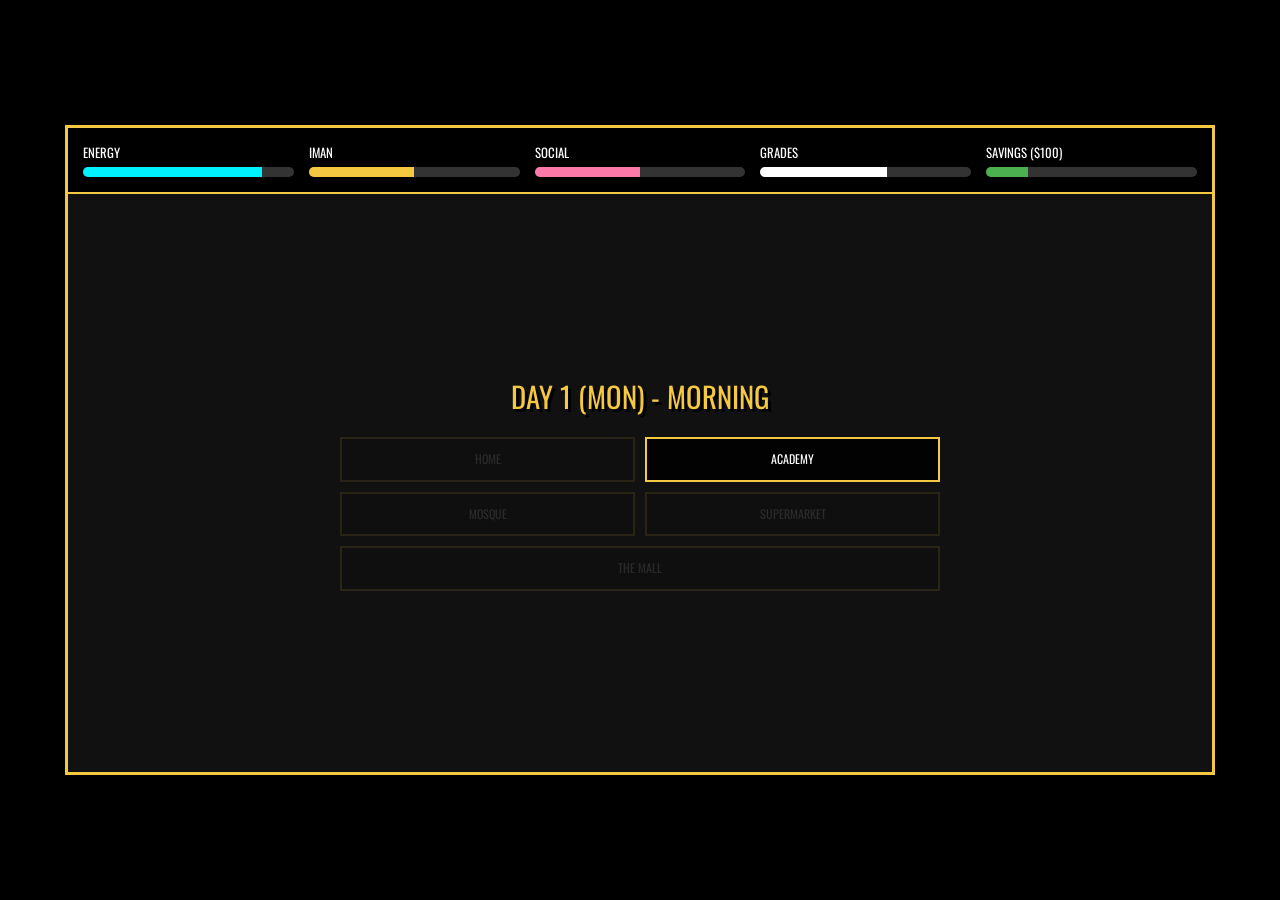
<file: index.html>
<!DOCTYPE html>
<html lang="en">
<head>
    <meta charset="UTF-8">
    <meta name="viewport" content="width=device-width, initial-scale=1.0">
    <title>Ramadan Sarah: Friday Fest</title>
    <style>
        @import url('https://fonts.googleapis.com/css2?family=Oswald:wght@700&family=Poppins:wght@400;600&display=swap');
        :root { --gold: #f5c842; --bolt: #00f2ff; --green: #4caf50; --red: #ff4d4d; --pink: #fd79a8; }
        * { margin:0; padding:0; box-sizing:border-box; }
        body { background: #000; font-family: 'Poppins', sans-serif; height: 100vh; display: flex; align-items: center; justify-content: center; overflow: hidden; }
        #game-container { width: 1150px; height: 650px; background: #111; border: 3px solid var(--gold); position: relative; display: flex; flex-direction: column; }
        #stat-bar { background: #000; display: flex; padding: 15px; border-bottom: 2px solid var(--gold); gap: 15px; }
        .stat-item { flex: 1; font-family: 'Oswald'; font-size: 0.8rem; color: #fff; text-transform: uppercase; }
        .bar-bg { width: 100%; height: 10px; background: #333; margin-top: 5px; border-radius: 5px; overflow: hidden; }
        .bar-fill { height: 100%; transition: 0.5s; width: 0%; }
        #view-area { flex-grow: 1; position: relative; display: flex; align-items: center; justify-content: center; overflow: hidden; }
        #scene-bg { position: absolute; inset: 0; background-size: cover; background-position: center; filter: brightness(0.25); z-index: 1; transition: 1s; }
        #game-ui { position: relative; z-index: 10; width: 600px; text-align: center; }
        #status-text { font-family: 'Oswald'; font-size: 1.8rem; color: var(--gold); margin-bottom: 20px; text-shadow: 3px 3px #000; }
        .btn-grid { display: grid; grid-template-columns: 1fr 1fr; gap: 10px; }
        .game-btn { background: rgba(0,0,0,0.9); color: #fff; border: 2px solid var(--gold); padding: 12px; font-family: 'Oswald'; cursor: pointer; text-transform: uppercase; font-size: 0.75rem; transition: 0.2s; line-height: 1.4; }
        .game-btn:hover:not(.disabled) { background: var(--gold); color: #000; }
        .game-btn.disabled { opacity: 0.1; cursor: not-allowed; pointer-events: none; }
        .full-btn { grid-column: span 2; }
        .fav-btn { border-color: var(--bolt); color: var(--bolt); }
        #dialogue-box { background: #fff; color: #000; padding: 30px; border: 4px solid var(--gold); border-radius: 2px; display: none; text-align: left; }
        #diag-msg { font-weight: 600; font-size: 1.1rem; margin-bottom: 20px; color: #111; line-height: 1.5; }
        #game-over { position: absolute; inset: 0; background: rgba(0,0,0,0.98); z-index: 1000; display: none; flex-direction: column; align-items: center; justify-content: center; text-align: center; }
        #game-over h1 { font-family: 'Oswald'; font-size: 5rem; color: var(--red); }
    </style>
</head>
<body>

<div id="game-over">
    <h1 id="death-title">GAME OVER</h1>
    <p id="death-msg" style="color: #fff; margin-top: 15px; font-family: 'Oswald'; font-size: 1.5rem;"></p>
    <button class="game-btn" style="width: 300px; margin-top: 40px;" onclick="location.reload()">RESTART</button>
</div>

<div id="game-container">
    <div id="stat-bar">
        <div class="stat-item">ENERGY <div class="bar-bg"><div id="e-bar" class="bar-fill" style="background:var(--bolt)"></div></div></div>
        <div class="stat-item">IMAN <div class="bar-bg"><div id="i-bar" class="bar-fill" style="background:var(--gold)"></div></div></div>
        <div class="stat-item">SOCIAL <div class="bar-bg"><div id="s-bar" class="bar-fill" style="background:var(--pink)"></div></div></div>
        <div class="stat-item">GRADES <div class="bar-bg"><div id="g-bar" class="bar-fill" style="background:#fff"></div></div></div>
        <div class="stat-item">SAVINGS ($<span id="m-val">100</span>) <div class="bar-bg"><div id="m-bar" class="bar-fill" style="background:var(--green)"></div></div></div>
    </div>

    <div id="view-area">
        <div id="scene-bg"></div>
        <div id="game-ui">
            <div id="status-text"></div>
            <div id="map-ui" class="btn-grid">
                <button class="game-btn" id="btn-HOME" onclick="goTo('HOME')">HOME</button>
                <button class="game-btn" id="btn-SCHOOL" onclick="goTo('SCHOOL')">ACADEMY</button>
                <button class="game-btn" id="btn-MOSQUE" onclick="goTo('MOSQUE')">MOSQUE</button>
                <button class="game-btn" id="btn-MARKET" onclick="goTo('MARKET')">SUPERMARKET</button>
                <button class="game-btn full-btn" id="btn-MALL" onclick="goTo('MALL')">THE MALL</button>
            </div>
            <div id="dialogue-box">
                <p id="diag-msg"></p>
                <div class="btn-grid" id="choices"></div>
            </div>
        </div>
    </div>
</div>

<script>
const imgs = {
    HOME: "https://i.pinimg.com/1200x/ab/28/4c/ab284c12a0c9e4bd5b514458f519ec75.jpg",
    SCHOOL: "https://i.pinimg.com/1200x/0b/91/f2/0b91f2f4370cf26f23e44efe7136195c.jpg",
    MOSQUE: "https://i.pinimg.com/736x/10/23/db/1023dbabf8efd1d838455991909ec75c.jpg",
    MARKET: "https://images.unsplash.com/photo-1542838132-92c53300491e?q=80&w=1000",
    MALL: "https://images.unsplash.com/photo-1567401893414-76b7b1e5a7a5?q=80&w=1000",
    FEST: "https://images.unsplash.com/photo-1519222970733-f546218fa6d7?q=80&w=1000",
    EID: "https://images.unsplash.com/photo-1533174072545-7a4b6ad7a6c3?q=80&w=1000"
};

let s = { day: 1, dIdx: 0, tIdx: 0, e: 85, i: 50, soc: 50, g: 60, m: 100, designer: false };
const week = ["MON", "TUE", "WED", "THU", "FRI", "SAT", "SUN"];
const times = ["MORNING", "AFTERNOON", "EVENING"];

function updateUI() {
    if (s.e <= 0) { triggerGameOver("Sarah collapsed from exhaustion. Balance your health!"); return; }
    if (s.g <= 0) { triggerGameOver("Sarah's grades hit zero. Academy expulsion."); return; }
    s.e = Math.min(100, s.e); s.i = Math.min(100, s.i); s.soc = Math.min(100, s.soc); s.g = Math.min(100, s.g);
    document.getElementById('status-text').innerText = `DAY ${s.day} (${week[s.dIdx]}) - ${times[s.tIdx]}`;
    document.getElementById('e-bar').style.width = s.e + "%";
    document.getElementById('i-bar').style.width = s.i + "%";
    document.getElementById('s-bar').style.width = s.soc + "%";
    document.getElementById('g-bar').style.width = s.g + "%";
    document.getElementById('m-bar').style.width = Math.min(100, (s.m / 500) * 100) + "%";
    document.getElementById('m-val').innerText = Math.floor(s.m);
    const isMorning = s.tIdx === 0; const isWeekday = s.dIdx < 5;
    ["HOME", "SCHOOL", "MOSQUE", "MARKET", "MALL"].forEach(l => {
        const b = document.getElementById(`btn-${l}`); b.classList.remove('disabled');
        if (isMorning && isWeekday && l !== "SCHOOL") b.classList.add('disabled');
    });
}

function goTo(loc) {
    document.getElementById('map-ui').style.display = 'none';
    document.getElementById('dialogue-box').style.display = 'block';
    document.getElementById('scene-bg').style.backgroundImage = `url('${imgs[loc]}')`;
    const msg = document.getElementById('diag-msg'); const ch = document.getElementById('choices'); ch.innerHTML = "";

    if (loc === "SCHOOL") {
        if (week[s.dIdx] === "FRI" && s.tIdx === 0) {
            msg.innerText = "CRITICAL EXAM: Maya finished early. If you don't focus, you lose the scholarship.";
            addChoice("ACE IT: +30 Grades | -50 Energy | -20 Social", () => { s.g += 30; s.e -= 50; s.soc -= 20; next(); });
            addChoice("JUST PASS: +10 Grades | -15 Energy", () => { s.g += 10; s.e -= 15; next(); });
        } else {
            msg.innerText = "Academy Classroom. Professor Ali is watching.";
            addChoice("FOCUS: +12 Grades | -20 Energy | -10 Social", () => { s.g += 12; s.e -= 20; s.soc -= 10; next(); });
            addChoice("CHAT: +15 Social | -10 Energy | -12 Grades", () => { s.soc += 15; s.e -= 10; s.g -= 12; next(); });
        }
    } else if (loc === "HOME") {
        msg.innerText = "Home. Recharge or study?";
        addChoice("HEAVY NAP: +45 Energy | -15 Grades", () => { s.e += 45; s.g -= 15; next(); });
        addChoice("REVISION: +18 Grades | -35 Energy", () => { s.g += 18; s.e -= 35; next(); });
    } else if (loc === "MARKET") {
        msg.innerText = "Supermarket Shift. Time for money.";
        addChoice("DOUBLE: +$90 | -55 Energy | -15 Iman | -10 Grades", () => { s.m += 90; s.e -= 55; s.i -= 15; s.g -= 10; next(); });
        addChoice("LIGHT: +$40 | -25 Energy | -5 Iman", () => { s.m += 40; s.e -= 25; s.i -= 5; next(); });
    } else if (loc === "MALL") {
        if (week[s.dIdx] === "FRI" && s.tIdx === 2) {
            document.getElementById('scene-bg').style.backgroundImage = `url('${imgs.FEST}')`;
            msg.innerText = "⭐ SUHOORFEST! Everyone is celebrating post-exams. High cost, high social gain.";
            addChoice("JOIN DINNER: +60 Social | -$50 | -40 Energy | -20 Grades", () => { if(s.m >= 50){s.m -= 50; s.soc += 60; s.e -= 40; s.g -= 20; next();} else alert("No money!"); });
            addChoice("LEAVE: +10 Social | -10 Energy", () => { s.soc += 10; s.e -= 10; next(); });
        } else {
            msg.innerText = "The Mall. Temptations everywhere.";
            addChoice("VITAMINS: +50 Energy | -$40", () => { if(s.m >= 40){s.m -= 40; s.e += 50; next();} else alert("Broke!"); });
            addChoice("BROWSE: +20 Social | -15 Energy | -10 Grades", () => { s.soc += 20; s.e -= 15; s.g -= 10; next(); });
        }
    } else if (loc === "MOSQUE") {
        msg.innerText = "Mosque. Peace comes at the cost of time.";
        addChoice("TARAWIH: +40 Iman | -30 Energy | -20 Social | -10 Grades", () => { s.i += 40; s.e -= 30; s.soc -= 20; s.g -= 10; next(); });
        addChoice("DUA: +10 Iman | -5 Energy", () => { s.i += 10; s.e -= 5; next(); });
    }
}

function addChoice(t, f, fav = false) {
    const b = document.createElement('button');
    b.className = "game-btn full-btn" + (fav ? " fav-btn" : ""); b.innerText = t; b.onclick = f;
    document.getElementById('choices').appendChild(b);
}

function next() {
    updateUI();
    if (s.tIdx === 1) { 
        document.getElementById('map-ui').style.display = 'none'; document.getElementById('dialogue-box').style.display = 'block';
        document.getElementById('diag-msg').innerText = "IFTAR: The fast breaks."; const ch = document.getElementById('choices'); ch.innerHTML = "";
        addChoice("ORGANIC: +65 Energy | -$30", () => { if(s.m >= 30){s.m -= 30; s.e += 65; s.tIdx++; updateUI(); resetMap();} else alert("No money!"); });
        addChoice("STREET FOOD: +35 Energy | -$10 | -15 Grades", () => { if(s.m >= 10){s.m -= 10; s.e += 35; s.g -= 15; s.tIdx++; updateUI(); resetMap();} else alert("No money!"); });
    } else if (s.tIdx === 2) { 
        document.getElementById('map-ui').style.display = 'none'; document.getElementById('dialogue-box').style.display = 'block';
        document.getElementById('diag-msg').innerText = "SUHOOR: Preparing for tomorrow."; const ch = document.getElementById('choices'); ch.innerHTML = "";
        addChoice("FULL PREP: +55 Energy | -20 Social", () => { s.e += 55; s.soc -= 20; endDay(); });
        addChoice("SKIP: +15 Energy | -25 Iman", () => { s.e += 15; s.i -= 25; endDay(); });
    } else { s.tIdx++; resetMap(); updateUI(); }
}

function resetMap() { document.getElementById('dialogue-box').style.display = 'none'; document.getElementById('map-ui').style.display = 'grid'; }

function endDay() {
    if (s.day >= 30) { startShopping(); return; }
    s.tIdx = 0; s.day++; s.dIdx = (s.dIdx + 1) % 7; resetMap(); updateUI();
}

function startShopping() {
    document.getElementById('map-ui').style.display = 'none'; document.getElementById('dialogue-box').style.display = 'block';
    document.getElementById('scene-bg').style.backgroundImage = `url('${imgs.MALL}')`;
    const msg = document.getElementById('diag-msg'); const ch = document.getElementById('choices'); ch.innerHTML = "";
    msg.innerText = `EID SHOPPING: Total: $${Math.floor(s.m)}.`;
    addChoice("BASIC: -$50 | +10 Social", () => { s.m -= 50; s.soc += 10; finalReveal(); });
    addChoice("DESIGNER: -$350 | +150 Social", () => { if(s.m >= 350){s.m -= 350; s.soc += 150; s.designer = true; finalReveal();} else alert("Savings too low!"); }, true);
}

function finalReveal() {
    const msg = document.getElementById('diag-msg'); const ch = document.getElementById('choices'); ch.innerHTML = "";
    if (s.g >= 85 && s.i >= 80) {
        document.getElementById('scene-bg').style.backgroundImage = `url('${imgs.EID}')`;
        let txt = "🏆 EID VICTORY: Professor Ali awards Sarah the scholarship! Maya is stunned. ";
        if (s.designer) txt += "Your Abaya makes you the most elegant student in the room!";
        msg.innerText = txt + " Your discipline paid off.";
        addChoice("PLAY AGAIN", () => location.reload());
    } else {
        msg.innerText = "EID: Maya won the scholarship. Your grades or focus were too low. The consequences of your month were clear.";
        addChoice("RETRY", () => location.reload());
    }
}

function triggerGameOver(m) { document.getElementById('death-msg').innerText = m; document.getElementById('game-over').style.display = 'flex'; }
updateUI();
</script>
</body>
</html>
</file>
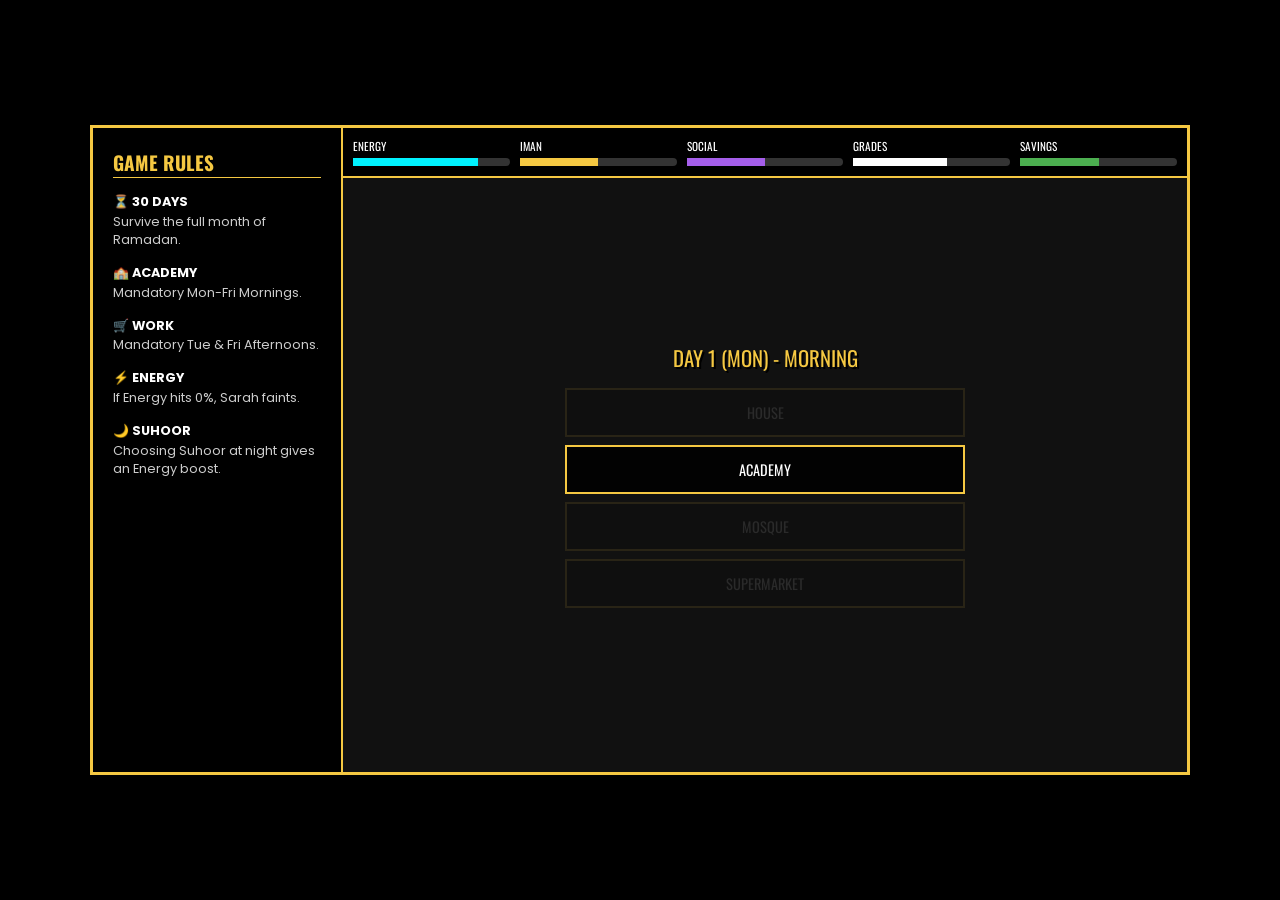
<file: ramadan_sim.html>
<!DOCTYPE html>
<html lang="en">
<head>
    <meta charset="UTF-8">
    <meta name="viewport" content="width=device-width, initial-scale=1.0">
    <title>Ramadan Sarah</title>
    <style>
        @import url('https://fonts.googleapis.com/css2?family=Oswald:wght@700&family=Poppins:wght@400;600&display=swap');
        :root { --gold: #f5c842; --bolt: #00f2ff; --green: #4caf50; }
        * { margin:0; padding:0; box-sizing:border-box; }
        body { background: #000; font-family: 'Poppins', sans-serif; height: 100vh; display: flex; align-items: center; justify-content: center; overflow: hidden; }
        
        #game-container { width: 1100px; height: 650px; background: #111; border: 3px solid var(--gold); position: relative; display: flex; }
        
        #rules-sidebar { width: 250px; background: #000; border-right: 2px solid var(--gold); padding: 20px; z-index: 20; }
        #rules-sidebar h2 { font-family: 'Oswald'; color: var(--gold); font-size: 1.2rem; margin-bottom: 15px; border-bottom: 1px solid var(--gold); }
        .rule-box { font-size: 0.8rem; color: #ccc; line-height: 1.4; margin-bottom: 15px; }
        .rule-box b { color: #fff; display: block; margin-bottom: 2px; }

        #main-game { flex-grow: 1; display: flex; flex-direction: column; position: relative; }
        
        #stat-bar { background: #000; display: flex; padding: 10px; border-bottom: 2px solid var(--gold); gap: 10px; }
        .stat-item { flex: 1; font-family: 'Oswald'; font-size: 0.7rem; color: #fff; }
        .bar-bg { width: 100%; height: 8px; background: #333; margin-top: 4px; border-radius: 4px; }
        .bar-fill { height: 100%; transition: 0.5s; width: 50%; }

        #view-area { flex-grow: 1; position: relative; display: flex; align-items: center; justify-content: center; }
        #scene-bg { position: absolute; inset: 0; background-size: cover; background-position: center; filter: brightness(0.3); z-index: 1; transition: 0.8s; }
        
        #game-ui { position: relative; z-index: 10; width: 400px; text-align: center; }
        #status-text { font-family: 'Oswald'; font-size: 1.3rem; color: var(--gold); margin-bottom: 15px; text-shadow: 2px 2px #000; }

        .btn-stack { display: flex; flex-direction: column; gap: 8px; }
        .game-btn { background: rgba(0,0,0,0.9); color: #fff; border: 2px solid var(--gold); padding: 12px; font-family: 'Oswald'; cursor: pointer; text-transform: uppercase; font-size: 0.9rem; width: 100%; }
        .game-btn:hover:not(.disabled) { background: var(--gold); color: #000; }
        .game-btn.disabled { opacity: 0.1; cursor: default; }

        #dialogue-box { background: #fff; color: #000; padding: 20px; border: 4px solid var(--gold); border-radius: 4px; display: none; }
        #diag-msg { font-weight: 600; font-size: 1rem; margin-bottom: 15px; color: #111; }
    </style>
</head>
<body>

<div id="game-container">
    <div id="rules-sidebar">
        <h2>GAME RULES</h2>
        <div class="rule-box"><b>⏳ 30 DAYS</b> Survive the full month of Ramadan.</div>
        <div class="rule-box"><b>🏫 ACADEMY</b> Mandatory Mon-Fri Mornings.</div>
        <div class="rule-box"><b>🛒 WORK</b> Mandatory Tue & Fri Afternoons.</div>
        <div class="rule-box"><b>⚡ ENERGY</b> If Energy hits 0%, Sarah faints.</div>
        <div class="rule-box"><b>🌙 SUHOOR</b> Choosing Suhoor at night gives an Energy boost.</div>
    </div>

    <div id="main-game">
        <div id="stat-bar">
            <div class="stat-item">ENERGY <div class="bar-bg"><div id="e-bar" class="bar-fill" style="background:var(--bolt)"></div></div></div>
            <div class="stat-item">IMAN <div class="bar-bg"><div id="i-bar" class="bar-fill" style="background:var(--gold)"></div></div></div>
            <div class="stat-item">SOCIAL <div class="bar-bg"><div id="s-bar" class="bar-fill" style="background:#a55eea"></div></div></div>
            <div class="stat-item">GRADES <div class="bar-bg"><div id="g-bar" class="bar-fill" style="background:#fff"></div></div></div>
            <div class="stat-item">SAVINGS <div class="bar-bg"><div id="m-bar" class="bar-fill" style="background:var(--green)"></div></div></div>
        </div>

        <div id="view-area">
            <div id="scene-bg"></div>
            <div id="game-ui">
                <div id="status-text">DAY 01 (MON) - MORNING</div>
                <div id="map-ui" class="btn-stack">
                    <button class="game-btn" id="btn-HOME" onclick="goTo('HOME')">HOUSE</button>
                    <button class="game-btn" id="btn-SCHOOL" onclick="goTo('SCHOOL')">ACADEMY</button>
                    <button class="game-btn" id="btn-MOSQUE" onclick="goTo('MOSQUE')">MOSQUE</button>
                    <button class="game-btn" id="btn-MARKET" onclick="goTo('MARKET')">SUPERMARKET</button>
                </div>
                <div id="dialogue-box">
                    <p id="diag-msg">What will you do?</p>
                    <div class="btn-stack" id="choices"></div>
                </div>
            </div>
        </div>
    </div>
</div>

<script>
const imgs = {
    HOME: "https://i.pinimg.com/1200x/ab/28/4c/ab284c12a0c9e4bd5b514458f519ec75.jpg",
    SCHOOL: "https://i.pinimg.com/1200x/0b/91/f2/0b91f2f4370cf26f23e44efe7136195c.jpg",
    MOSQUE: "https://i.pinimg.com/736x/10/23/db/1023dbabf8efd1d838455991909ec75c.jpg",
    MARKET: "https://i.pinimg.com/736x/4f/c8/33/4fc833a1610d8d04b1d2c7b755f18c12.jpg"
};

let s = { day: 1, dIdx: 0, tIdx: 0, e: 80, i: 50, soc: 50, g: 60, m: 50 };
const week = ["MON", "TUE", "WED", "THU", "FRI", "SAT", "SUN"];
const times = ["MORNING", "AFTERNOON", "EVENING"];

function updateUI() {
    document.getElementById('status-text').innerText = `DAY ${s.day} (${week[s.dIdx]}) - ${times[s.tIdx]}`;
    document.getElementById('e-bar').style.width = Math.min(100, Math.max(0, s.e)) + "%";
    document.getElementById('i-bar').style.width = Math.min(100, s.i) + "%";
    document.getElementById('s-bar').style.width = Math.min(100, s.soc) + "%";
    document.getElementById('g-bar').style.width = Math.min(100, s.g) + "%";
    document.getElementById('m-bar').style.width = Math.min(100, s.m) + "%";

    const isAM = s.tIdx === 0, isPM = s.tIdx === 1;
    const isWork = (s.dIdx === 1 || s.dIdx === 4);
    
    ["HOME", "SCHOOL", "MOSQUE", "MARKET"].forEach(l => {
        const b = document.getElementById(`btn-${l}`);
        if (!b) return;
        b.classList.remove('disabled');
        if (s.dIdx < 5 && isAM && l !== "SCHOOL") b.classList.add('disabled');
        if (isWork && isPM && l !== "MARKET") b.classList.add('disabled');
    });
}

function goTo(loc) {
    s.loc = loc;
    document.getElementById('map-ui').style.display = 'none';
    document.getElementById('dialogue-box').style.display = 'block';
    document.getElementById('scene-bg').style.backgroundImage = `url('${imgs[loc]}')`;
    
    const msg = document.getElementById('diag-msg');
    const ch = document.getElementById('choices');
    ch.innerHTML = "";

    if (loc === "MOSQUE") {
        msg.innerText = "The atmosphere is peaceful. How do you want to spend your time?";
        addChoice("Pray & Recite (+15 Iman, -10 Energy)", () => { s.i += 15; s.e -= 10; next(); });
        addChoice("Listen to a Talk (+10 Iman, -5 Energy)", () => { s.i += 10; s.e -= 5; next(); });
    } else if (loc === "SCHOOL") {
        msg.innerText = "Class is in session.";
        addChoice("Study Hard (+10 Grades, -15 Energy)", () => { s.g += 10; s.e -= 15; next(); });
        addChoice("Rest (+5 Energy)", () => { s.e += 5; next(); });
    } else if (loc === "MARKET" && s.tIdx === 1) {
        msg.innerText = "Time to work.";
        addChoice("Work Hard (+$40, -30 Energy)", () => { s.m += 40; s.e -= 30; next(); });
        addChoice("Light Duty (+$15, -10 Energy)", () => { s.m += 15; s.e -= 10; next(); });
    } else {
        msg.innerText = `At the ${loc}. What is your focus?`;
        addChoice("General Activities (-15 Energy)", () => { s.e -= 15; next(); });
        addChoice("Rest (+10 Energy)", () => { s.e += 10; next(); });
    }
}

function addChoice(t, f) {
    const b = document.createElement('button');
    b.className = "game-btn";
    b.innerText = t;
    b.onclick = f;
    document.getElementById('choices').appendChild(b);
}

function next() {
    if (s.tIdx < 2) {
        s.tIdx++; 
        document.getElementById('dialogue-box').style.display = 'none';
        document.getElementById('map-ui').style.display = 'flex';
        updateUI();
    } else {
        document.getElementById('map-ui').style.display = 'none';
        document.getElementById('dialogue-box').style.display = 'block';
        document.getElementById('diag-msg').innerText = "Night has fallen. Set alarm for Suhoor?";
        const ch = document.getElementById('choices');
        ch.innerHTML = "";
        addChoice("Suhoor Prep (+25 Energy morning)", () => { s.e += 25; endDay(); });
        addChoice("Sleep in (+5 Energy morning)", () => { s.e += 5; endDay(); });
    }
}

function endDay() {
    s.tIdx = 0; s.day++; s.dIdx = (s.dIdx + 1) % 7;
    if (s.e <= 0) { alert("Sarah fainted! Penalty applied."); s.e = 30; s.m -= 10; s.g -= 5; }
    document.getElementById('dialogue-box').style.display = 'none';
    document.getElementById('map-ui').style.display = 'flex';
    updateUI();
}

updateUI();
</script>
</body>
</html>
</file>
